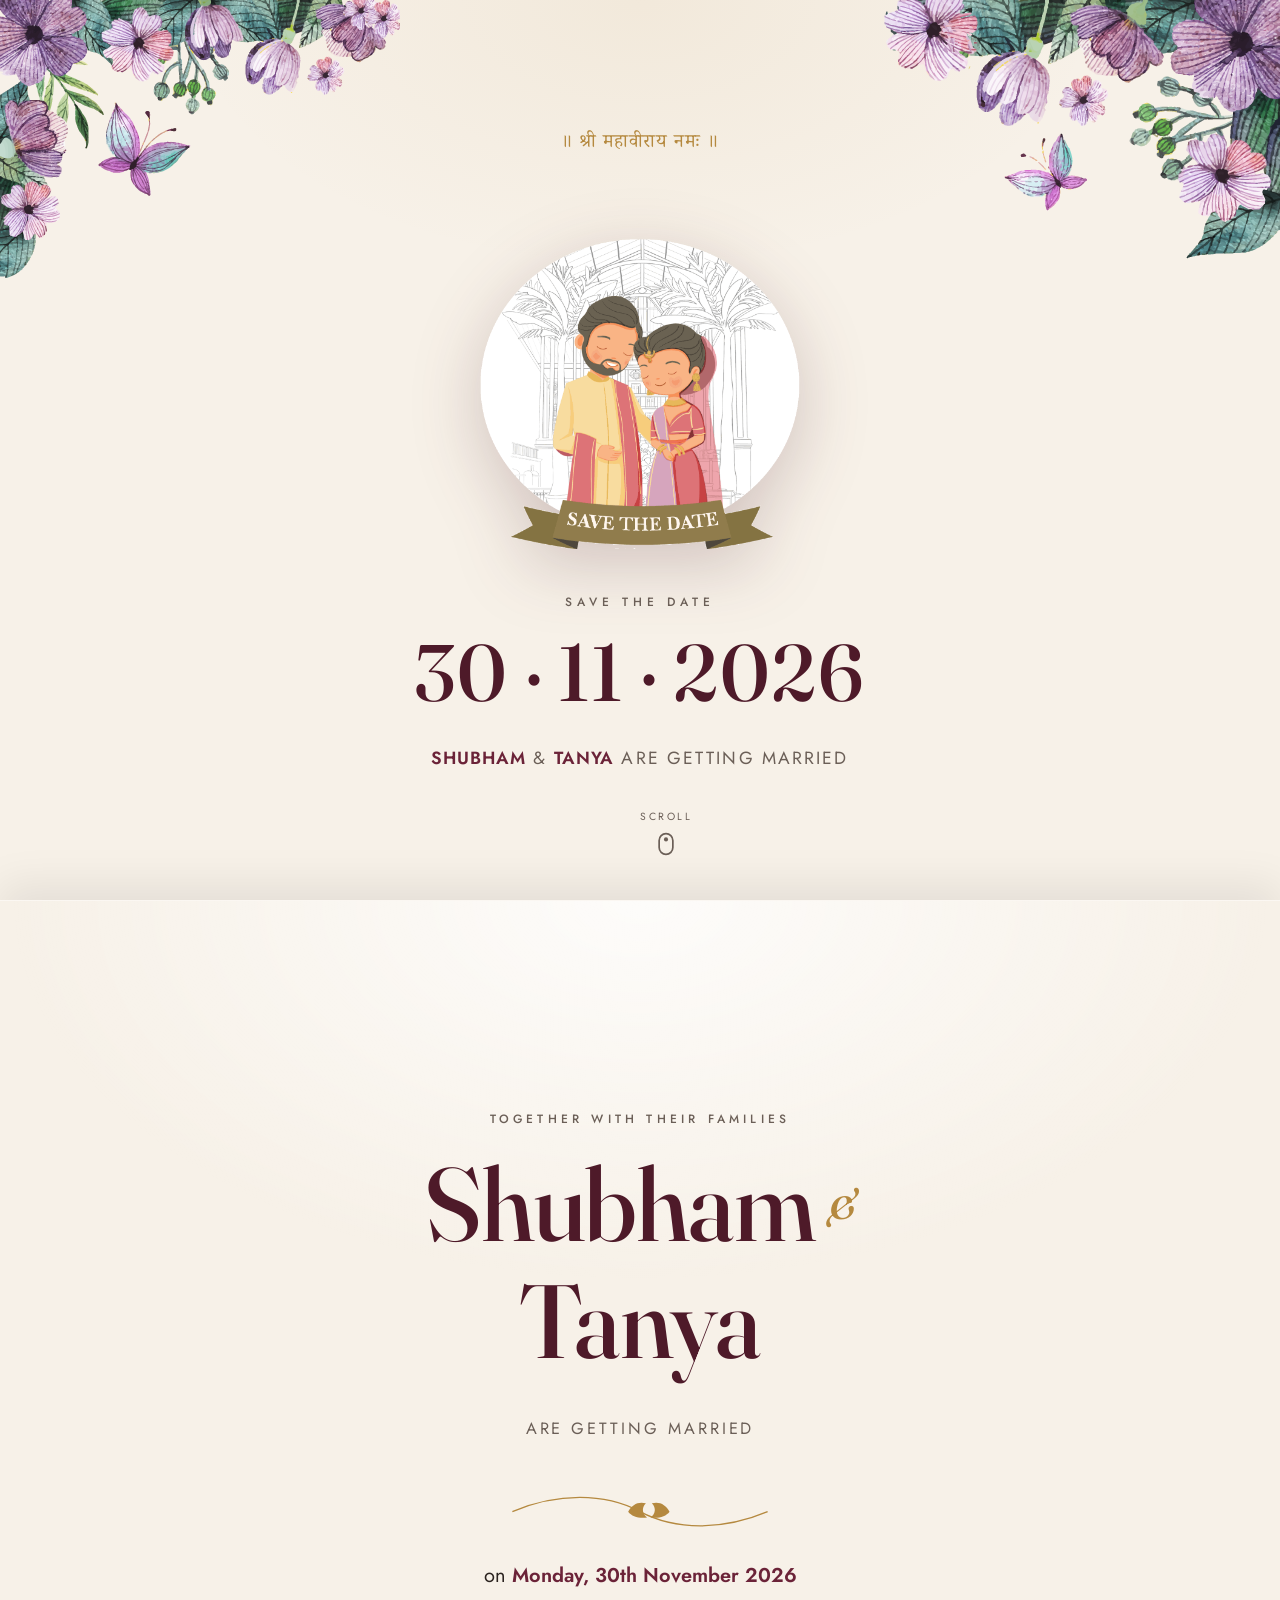
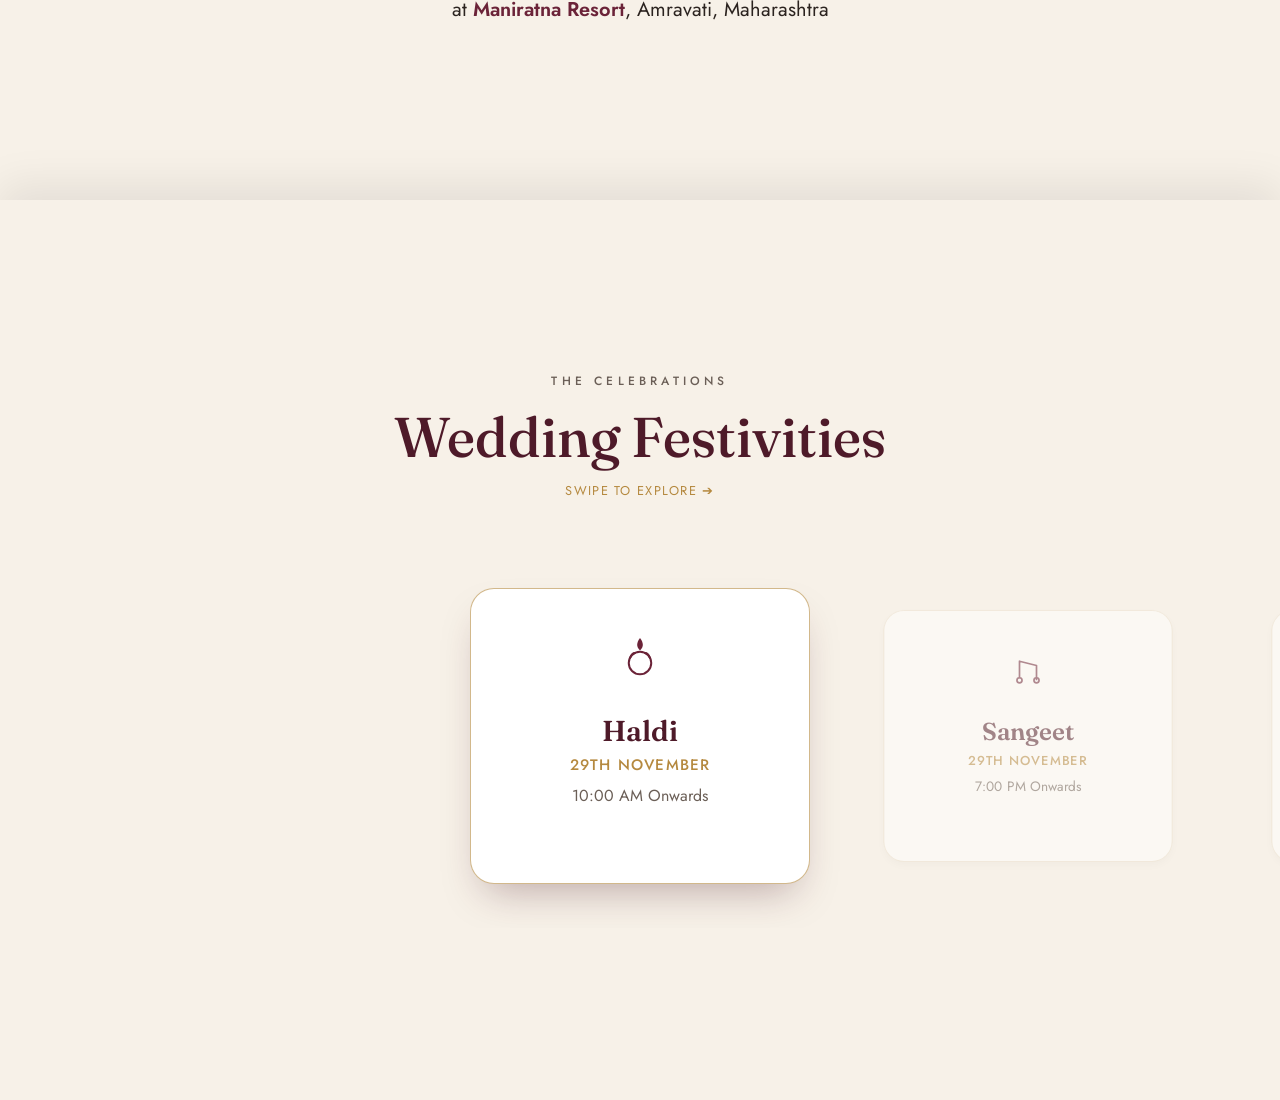
<file: gemini_test.html>
<!DOCTYPE html>
<html lang="en">
<head>
<meta charset="UTF-8">
<meta name="viewport" content="width=device-width, initial-scale=1">
<title>Phase 1 — Opening, Hero &amp; Events | Shubham &amp; Tanya</title>

<!-- Fonts -->
<link rel="preconnect" href="https://fonts.googleapis.com">
<link rel="preconnect" href="https://fonts.gstatic.com" crossorigin>
<link href="https://fonts.googleapis.com/css2?family=Fraunces:ital,opsz,wght@0,9..144,300;0,9..144,500;0,9..144,600;1,9..144,500&family=Jost:wght@300;400;500;600&family=Noto+Serif+Devanagari:wght@500&display=swap" rel="stylesheet">

<style>
  :root{
    --bg: #F7F1E8;
    --surface: #FFFFFF;
    --ink: #2B231F;
    --ink-soft: #6b5f57;
    --wine: #6B2338;
    --wine-deep: #4E1A29;
    --wine-tint: #B98A97;
    --gold: #B5893F;
    --gold-soft: #D9BE8C;

    --font-display: "Fraunces", serif;
    --font-body: "Jost", sans-serif;
    --font-devanagari: "Noto Serif Devanagari", serif;

    --space-1: clamp(0.5rem, 0.4rem + 0.5vw, 0.75rem);
    --space-2: clamp(1rem, 0.8rem + 1vw, 1.5rem);
    --space-3: clamp(1.75rem, 1.4rem + 1.75vw, 2.75rem);
    --space-4: clamp(3rem, 2.2rem + 4vw, 5rem);

    --ease-soft: cubic-bezier(.22,1,.36,1);
    --ease-bloom: cubic-bezier(.34,1.56,.64,1);
  }

  *, *::before, *::after{ box-sizing: border-box; }

  html{
    scroll-behavior: smooth;
    scrollbar-width: none;       
    -ms-overflow-style: none;    
  }
  html::-webkit-scrollbar{ display: none; } 

  body{
    margin: 0;
    background: var(--bg);
    color: var(--ink);
    font-family: var(--font-body);
    -webkit-font-smoothing: antialiased;
    overflow-x: hidden;
  }

  /* ================= GUARANTEED VISIBLE PETAL CANVAS ================= */
  .petal-canvas {
    position: fixed;
    top: 0;
    left: 0;
    width: 100vw;
    height: 100vh;
    pointer-events: none;
    z-index: 99999;
    overflow: hidden;
  }

  .falling-petal {
    position: absolute;
    top: -10%;
    pointer-events: none;
    border-radius: 12px 1px 12px 1px;
    background: linear-gradient(135deg, #B98A97 0%, #6B2338 100%);
    box-shadow: 0 2px 5px rgba(0,0,0,0.15);
    opacity: 0.85;
    will-change: transform;
    animation: fall-and-sway linear infinite;
  }

  @keyframes fall-and-sway {
    0% { transform: translate3d(0, 0, 0) rotate(0deg); opacity: 0.9; }
    100% { transform: translate3d(-40vw, 115vh, 0) rotate(720deg); opacity: 0.2; }
  }

  /* ================= Corner Florals (Image-Based) ================= */
  .top-left-decoration,
  .top-right-decoration {
    position: absolute;
    top: 0;
    z-index: 10;
    pointer-events: none;
    max-width: clamp(200px, 35vw, 450px);
    width: auto;
    height: auto;
    animation: fade-in 1.5s var(--ease-bloom) forwards;
  }
  
  .top-left-decoration { left: 0; }
  .top-right-decoration { right: 0; }

  @keyframes fade-in {
    from { opacity: 0; transform: translateY(-10px); }
    to { opacity: 1; transform: translateY(0); }
  }

  @media (max-width: 900px) {
    .top-left-decoration,
    .top-right-decoration { max-width: 45%; }
  }

  /* ================= Section base & Sticky Scroll ================= */
  section{ position: relative; width: 100%; }

  .reveal{
    opacity: 0;
    transform: translateY(34px) scale(0.97);
    transition: opacity 1s var(--ease-soft), transform 1s var(--ease-soft);
  }
  .reveal.is-visible{ opacity: 1; transform: translateY(0) scale(1); }

  /* ================= Landing ================= */
  .landing{
    min-height: 100vh;
    display: flex;
    flex-direction: column;
    align-items: center;
    justify-content: center;
    text-align: center;
    padding: var(--space-4) var(--space-2);
    position: sticky;
    top: 0;
    z-index: 1;
    background: radial-gradient(60% 50% at 50% 0%, rgba(181,137,63,0.08), transparent 60%), var(--bg);
  }

  .landing__blessing{
    font-family: var(--font-devanagari);
    font-size: clamp(1rem, 0.9rem + 0.35vw, 1.2rem);
    color: var(--gold);
    letter-spacing: 0.05em;
    margin: 0 0 var(--space-4);
    opacity: 0;
    animation: rise 0.9s var(--ease-soft) forwards;
    animation-delay: 0.1s;
  }

  .couple{
    width: clamp(200px, 38vw, 320px);
    height: auto;
    margin-bottom: var(--space-3);
    opacity: 0;
    filter: drop-shadow(0 18px 34px rgba(75,26,41,0.22));
    animation: couple-in 1s var(--ease-bloom) forwards;
    animation-delay: 0.5s;
  }
  
  @keyframes couple-in{
    from{ opacity: 0; transform: scale(0.92) translateY(16px); }
    to{ opacity: 1; transform: scale(1) translateY(0); }
  }

  .landing__eyebrow{
    font-size: 0.75rem; font-weight: 500; letter-spacing: 0.4em;
    text-transform: uppercase; color: var(--ink-soft);
    margin: 0 0 var(--space-1);
    opacity: 0; animation: rise 0.9s var(--ease-soft) forwards; animation-delay: 1.05s;
  }

  .landing__date{
    font-family: var(--font-display); font-weight: 500;
    font-size: clamp(2.75rem, 2.1rem + 4vw, 5rem); letter-spacing: 0.02em;
    color: var(--wine-deep); margin: 0 0 var(--space-2);
    opacity: 0; animation: rise 1s var(--ease-soft) forwards; animation-delay: 1.25s;
  }

  .landing__names{
    font-size: clamp(0.95rem, 0.88rem + 0.3vw, 1.1rem); letter-spacing: 0.12em;
    text-transform: uppercase; color: var(--ink-soft); margin: 0;
    opacity: 0; animation: rise 0.9s var(--ease-soft) forwards; animation-delay: 1.45s;
  }
  .landing__names strong{ color: var(--wine); font-weight: 600; letter-spacing: 0.05em; }

  .scroll-cue{
    position: absolute; bottom: var(--space-3); left: 50%;
    transform: translateX(-50%); display: flex; flex-direction: column;
    align-items: center; gap: 8px; font-size: 0.65rem; letter-spacing: 0.25em;
    text-transform: uppercase; color: var(--ink-soft);
    opacity: 0; animation: rise 0.9s var(--ease-soft) forwards, bob 2.6s ease-in-out infinite;
    animation-delay: 1.9s, 1.9s;
  }
  .scroll-cue svg{ width: 16px; height: 24px; }

  @keyframes rise{ from{ opacity: 0; transform: translateY(18px); } to{ opacity: 1; transform: translateY(0); } }
  @keyframes bob{ 0%,100%{ transform: translate(-50%,0); } 50%{ transform: translate(-50%,6px); } }

  /* ================= Hero ================= */
  .hero{
    min-height: 100vh;
    display: flex;
    flex-direction: column;
    align-items: center;
    justify-content: center;
    text-align: center;
    padding: var(--space-4) var(--space-2) var(--space-3);
    position: sticky;
    top: 0;
    z-index: 2;
    background: radial-gradient(70% 60% at 50% 0%, rgba(255,255,255,0.8), transparent 70%), var(--bg);
    box-shadow: 0 -15px 40px rgba(0, 0, 0, 0.08);
    border-top: 1px solid rgba(255,255,255,0.4);
  }
  .hero__inner{ max-width: 40rem; display: flex; flex-direction: column; align-items: center; }

  .hero__eyebrow{
    font-size: 0.75rem; font-weight: 500; letter-spacing: 0.35em; text-transform: uppercase;
    color: var(--ink-soft); margin: 0 0 var(--space-2);
  }
  .hero__names{
    display: flex; align-items: center; justify-content: center;
    gap: clamp(0.5rem, 1vw, 1.25rem); flex-wrap: wrap; margin: 0;
  }
  .hero__name{
    font-family: var(--font-display); font-weight: 500;
    font-size: clamp(3rem, 2.5rem + 5vw, 6.5rem);
    line-height: 1; letter-spacing: -0.01em; color: var(--wine-deep); margin: 0;
  }
  .hero__amp{
    font-family: var(--font-display); font-style: italic; font-weight: 500;
    font-size: clamp(1.75rem, 1.4rem + 1.5vw, 2.75rem); color: var(--gold);
  }
  .hero__tagline{
    font-weight: 400; font-size: clamp(0.85rem, 0.78rem + 0.3vw, 1.1rem);
    letter-spacing: 0.18em; text-transform: uppercase; color: var(--ink-soft);
    margin: var(--space-3) 0 var(--space-2);
  }
  .divider-motif{ width: clamp(160px, 25vw, 260px); height: auto; color: var(--gold); margin: var(--space-2) 0; }
  .hero__details{
    font-size: clamp(1.05rem, 0.95rem + 0.4vw, 1.25rem); color: var(--ink);
    line-height: 1.7; margin: 0;
  }
  .hero__details strong{ color: var(--wine); font-weight: 600; }

  /* ================= Interactive Horizontal Carousel ================= */
  .events{ 
    min-height: 100vh;
    padding: var(--space-4) 0; /* Removed side padding for full bleed */
    display: flex;
    flex-direction: column;
    justify-content: center;
    text-align: center; 
    position: relative;
    z-index: 3;
    background: var(--bg);
    box-shadow: 0 -15px 40px rgba(0, 0, 0, 0.08);
    overflow: hidden;
  }
  
  .events__eyebrow{
    font-size: 0.75rem; font-weight: 500; letter-spacing: 0.35em; text-transform: uppercase;
    color: var(--ink-soft); margin: 0 0 var(--space-1);
  }
  
  .events__title{
    font-family: var(--font-display); font-weight: 500;
    font-size: clamp(2.2rem, 1.8rem + 2.5vw, 3.5rem);
    color: var(--wine-deep); margin: 0 0 10px;
  }

  .swipe-hint {
    font-size: 0.8rem;
    letter-spacing: 0.1em;
    color: var(--gold);
    text-transform: uppercase;
    margin: 0 0 var(--space-3);
    animation: drift 2s infinite alternate ease-in-out;
  }

  @keyframes drift {
    from { transform: translateX(-4px); }
    to { transform: translateX(4px); }
  }

  /* Carousel Track */
  .carousel {
    display: flex;
    gap: clamp(1.5rem, 4vw, 3rem);
    padding: var(--space-3) 0;
    width: 100vw;
    overflow-x: auto;
    scroll-snap-type: x mandatory;
    scroll-behavior: smooth;
    -webkit-overflow-scrolling: touch; /* Smooth iOS scrolling */
    -ms-overflow-style: none; /* IE/Edge hide scrollbar */
    scrollbar-width: none; /* Firefox hide scrollbar */
  }
  
  .carousel::-webkit-scrollbar { display: none; /* Chrome/Safari hide scrollbar */ }

  /* Spacer pseudo-elements strictly calculated to perfectly center the first and last card */
  .carousel::before,
  .carousel::after {
    content: '';
    /* Card width is clamp(260px, 75vw, 340px). Subtract half of that from 50vw to get exact padding */
    flex: 0 0 calc(50vw - (clamp(260px, 75vw, 340px) / 2));
  }

  /* Individual Carousel Card */
  .event-card {
    flex: 0 0 clamp(260px, 75vw, 340px); /* Responsive fixed width */
    scroll-snap-align: center;
    scroll-snap-stop: always;
    background: var(--surface);
    border: 1px solid rgba(181,137,63,0.25);
    border-radius: 24px;
    padding: var(--space-3) var(--space-2);
    text-align: center;
    
    /* Cover Flow Physics */
    opacity: 0.5;
    transform: scale(0.85);
    box-shadow: 0 4px 10px rgba(0,0,0,0.05);
    transition: transform 0.5s var(--ease-soft), opacity 0.5s var(--ease-soft), box-shadow 0.5s var(--ease-soft);
  }
  
  /* Class applied by JavaScript when card is in the center of the screen */
  .event-card.is-focused {
    opacity: 1;
    transform: scale(1);
    box-shadow: 0 20px 40px -15px rgba(75,26,41,0.35);
    border-color: rgba(181,137,63,0.6);
  }
  
  .event-card__icon { width: 50px; height: 50px; color: var(--wine); margin: 0 auto var(--space-2); }
  .event-card__name {
    font-family: var(--font-display); font-weight: 600; font-size: 1.8rem;
    color: var(--wine-deep); margin: 0 0 6px;
  }
  .event-card__date {
    font-size: 0.95rem; letter-spacing: 0.08em; text-transform: uppercase;
    color: var(--gold); margin: 0 0 8px; font-weight: 500;
  }
  .event-card__time { font-size: 1rem; color: var(--ink-soft); margin: 0; }
  .event-card__note { font-size: 0.85rem; color: var(--ink-soft); opacity: 0.75; margin: 12px 0 0; font-style: italic; }

</style>
</head>
<body>

  <!-- Petals float in this overlay container above all cards -->
  <div class="petal-canvas" id="petalCanvas"></div>

  <!-- ============ LANDING ============ -->
  <section class="landing">
    <img src="assets/top_left.png" alt="image-top-left" class="top-left-decoration"> 
    <img src="assets/top_right.png" alt="image-top-right" class="top-right-decoration">
    <p class="landing__blessing">॥ श्री महावीराय नमः ॥</p>
    <img class="couple" src="./assets/img/ggg.gif" alt="Illustration of Shubham and Tanya standing together" loading="eager">
    <p class="landing__eyebrow">Save the Date</p>
    <p class="landing__date">30 · 11 · 2026</p>
    <p class="landing__names"><strong>Shubham</strong> &amp; <strong>Tanya</strong> are getting married</p>
    <div class="scroll-cue">
      <span>Scroll</span>
      <svg viewBox="0 0 14 20" fill="none" xmlns="http://www.w3.org/2000/svg">
        <rect x="1" y="1" width="12" height="18" rx="6" stroke="currentColor" stroke-width="1.5"/>
        <circle cx="7" cy="6" r="1.8" fill="currentColor"/>
      </svg>
    </div>
  </section>

  <!-- ============ HERO ============ -->
  <section class="hero reveal">
    <div class="hero__inner">
      <p class="hero__eyebrow">Together with their families</p>
      <div class="hero__names">
        <h1 class="hero__name">Shubham</h1>
        <span class="hero__amp" aria-hidden="true">&amp;</span>
        <h1 class="hero__name">Tanya</h1>
      </div>
      <p class="hero__tagline">are getting married</p>
      <svg class="divider-motif" viewBox="0 0 220 40" fill="none" xmlns="http://www.w3.org/2000/svg" aria-hidden="true">
        <path d="M2 20C40 4 80 4 110 20C140 36 180 36 218 20" stroke="currentColor" stroke-width="1.1"/>
        <path d="M100 20C103 14 109 11 115 13C111 17 112 22 116 25C109 26 103 24 100 20Z" fill="currentColor"/>
        <path d="M120 20C123 14 129 11 135 13C131 17 132 22 136 25C129 26 123 24 120 20Z" fill="currentColor" transform="scale(-1,1) translate(-255,0)"/>
        <circle cx="110" cy="20" r="2.5" fill="currentColor"/>
      </svg>
      <p class="hero__details">
        on <strong>Monday, 30th November 2026</strong><br>
        at <strong>Maniratna Resort</strong>, Amravati, Maharashtra
      </p>
    </div>
  </section>

  <!-- ============ EVENTS (Interactive Snap Carousel) ============ -->
  <section class="events reveal">
    <p class="events__eyebrow">The Celebrations</p>
    <h2 class="events__title">Wedding Festivities</h2>
    <p class="swipe-hint">Swipe to explore ➔</p>

    <div class="carousel" id="eventCarousel">
      
      <article class="event-card">
        <svg class="event-card__icon" viewBox="0 0 40 40" fill="none" stroke="currentColor" stroke-width="1.6">
          <circle cx="20" cy="24" r="9"/>
          <path d="M20 4c-3 4-3 7 0 10 3-3 3-6 0-10Z" fill="currentColor" stroke="none"/>
          <path d="M12 20c1-3 3-4 4-4M28 20c-1-3-3-4-4-4" stroke-linecap="round"/>
        </svg>
        <h3 class="event-card__name">Haldi</h3>
        <p class="event-card__date">29th November</p>
        <p class="event-card__time">10:00 AM Onwards</p>
      </article>

      <article class="event-card">
        <svg class="event-card__icon" viewBox="0 0 40 40" fill="none" stroke="currentColor" stroke-width="1.6">
          <path d="M12 28V12l16 4v14" stroke-linejoin="round"/>
          <circle cx="12" cy="30" r="2.4"/>
          <circle cx="28" cy="30" r="2.4"/>
        </svg>
        <h3 class="event-card__name">Sangeet</h3>
        <p class="event-card__date">29th November</p>
        <p class="event-card__time">7:00 PM Onwards</p>
      </article>

      <article class="event-card">
        <svg class="event-card__icon" viewBox="0 0 40 40" fill="none" stroke="currentColor" stroke-width="1.6">
          <path d="M8 30c2-10 6-16 12-16s10 6 12 16" stroke-linecap="round"/>
          <circle cx="20" cy="10" r="3"/>
          <path d="M6 30h28" stroke-linecap="round"/>
        </svg>
        <h3 class="event-card__name">Baarat</h3>
        <p class="event-card__date">30th November</p>
        <p class="event-card__time">11:00 AM Onwards</p>
      </article>

      <article class="event-card">
        <svg class="event-card__icon" viewBox="0 0 40 40" fill="none" stroke="currentColor" stroke-width="1.6">
          <path d="M14 8h12l-2 12a4 4 0 0 1-8 0L14 8Z" stroke-linejoin="round"/>
          <path d="M20 20v10M14 30h12" stroke-linecap="round"/>
        </svg>
        <h3 class="event-card__name">Reception</h3>
        <p class="event-card__date">30th November</p>
        <p class="event-card__time">Evening</p>
        <p class="event-card__note">Exact time to be announced</p>
      </article>

    </div>
  </section>

  <!-- Scripts -->
  <script>
    // 1. Force Petals to render (Using user's modified sizing)
    (function spawnPetals() {
      const container = document.getElementById('petalCanvas');
      if (!container) return;
      const totalPetals = 45; 
      
      for (let i = 0; i < totalPetals; i++) {
        const petal = document.createElement('div');
        petal.className = 'falling-petal';
        
        // --- Custom sizing based on user request ---
        const width = 9 + Math.random() * 12;
        const height = width * 1.1; 
        
        petal.style.width = width + 'px';
        petal.style.height = height + 'px';
        petal.style.left = (Math.random() * 80 + 20) + 'vw';
        
        const duration = 6 + Math.random() * 7;
        const delay = Math.random() * duration * -1;
        
        petal.style.animationDuration = duration + 's';
        petal.style.animationDelay = delay + 's';
        
        container.appendChild(petal);
      }
    })();

    // 2. Native Scroll Reveal (slides items up vertically on page load)
    (function(){
      var targets = document.querySelectorAll('.reveal');
      if(!('IntersectionObserver' in window)){
        targets.forEach(function(t){ t.classList.add('is-visible'); });
        return;
      }
      var io = new IntersectionObserver(function(entries){
        entries.forEach(function(entry){
          if(entry.isIntersecting){
            entry.target.classList.add('is-visible');
            io.unobserve(entry.target);
          }
        });
      }, { threshold: 0.15 });
      targets.forEach(function(t){ io.observe(t); });
    })();

    // 3. Carousel Intersection Observer (The "Cover Flow" scale effect)
    (function(){
      const carouselContainer = document.getElementById('eventCarousel');
      const cards = document.querySelectorAll('.event-card');
      
      if(!carouselContainer || !cards.length || !('IntersectionObserver' in window)) {
        // Fallback if browser doesn't support observer
        cards.forEach(card => card.classList.add('is-focused'));
        return;
      }

      // Watches which card is currently in the center of the horizontal scroll
      const carouselObserver = new IntersectionObserver((entries) => {
        entries.forEach(entry => {
          if (entry.isIntersecting) {
            entry.target.classList.add('is-focused');
          } else {
            entry.target.classList.remove('is-focused');
          }
        });
      }, {
        root: carouselContainer,
        // Trigger only when the card is close to the middle of the screen
        rootMargin: '0px -30% 0px -30%', 
        threshold: 0.1
      });

      cards.forEach(card => carouselObserver.observe(card));
    })();
  </script>

</body>
</html>
</file>
